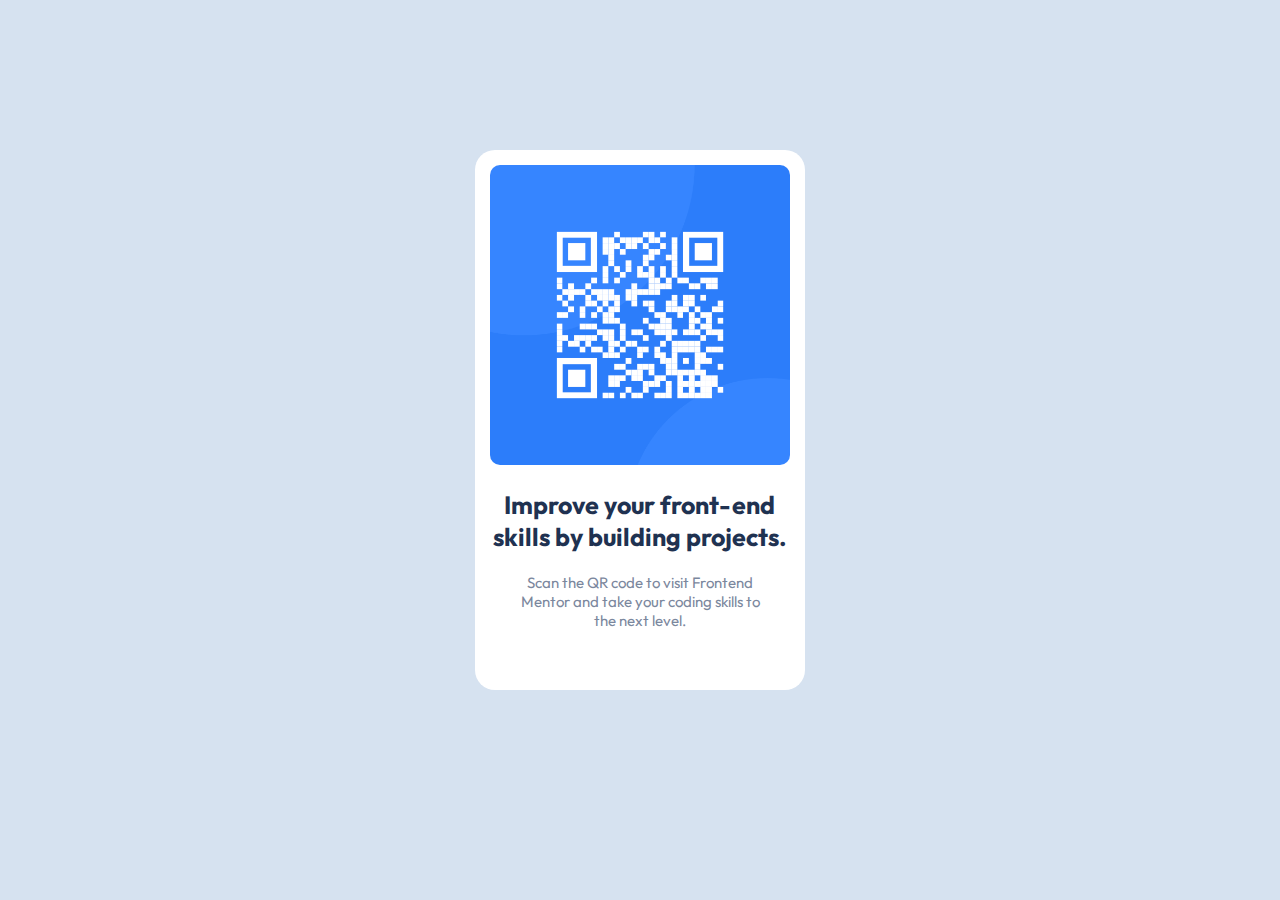
<file: index.html>
<!DOCTYPE html>
<html lang="en">
<head>
  <meta charset="UTF-8">
  <meta http-equiv="X-UA-Compatible" content="IE=edge">
  <meta name="viewport" content="width=device-width, initial-scale=1.0">
  <title>QR Code Component</title>
  <link rel="stylesheet" href="css/style.css">
  <link rel="shortcut icon" href="images/favicon-32x32.png" type="image/x-icon">
  <link rel="preconnect" href="https://fonts.googleapis.com">
  <link rel="preconnect" href="https://fonts.gstatic.com" crossorigin>
  <link href="https://fonts.googleapis.com/css2?family=Outfit:wght@400;700&display=swap" rel="stylesheet">
</head>
<body>
  <div class="qr-card">
    <div class="qr">
      <img src="/images/image-qr-code.png" alt="">
    </div>
    <h1 class="hero-text">
      Improve your front-end skills by building projects.
    </h1>
    <h3 class="sub-hero-text">
      Scan the QR code to visit Frontend Mentor and take your coding skills to the next level.
    </h3>
  </div>
</body>
</html>
</file>
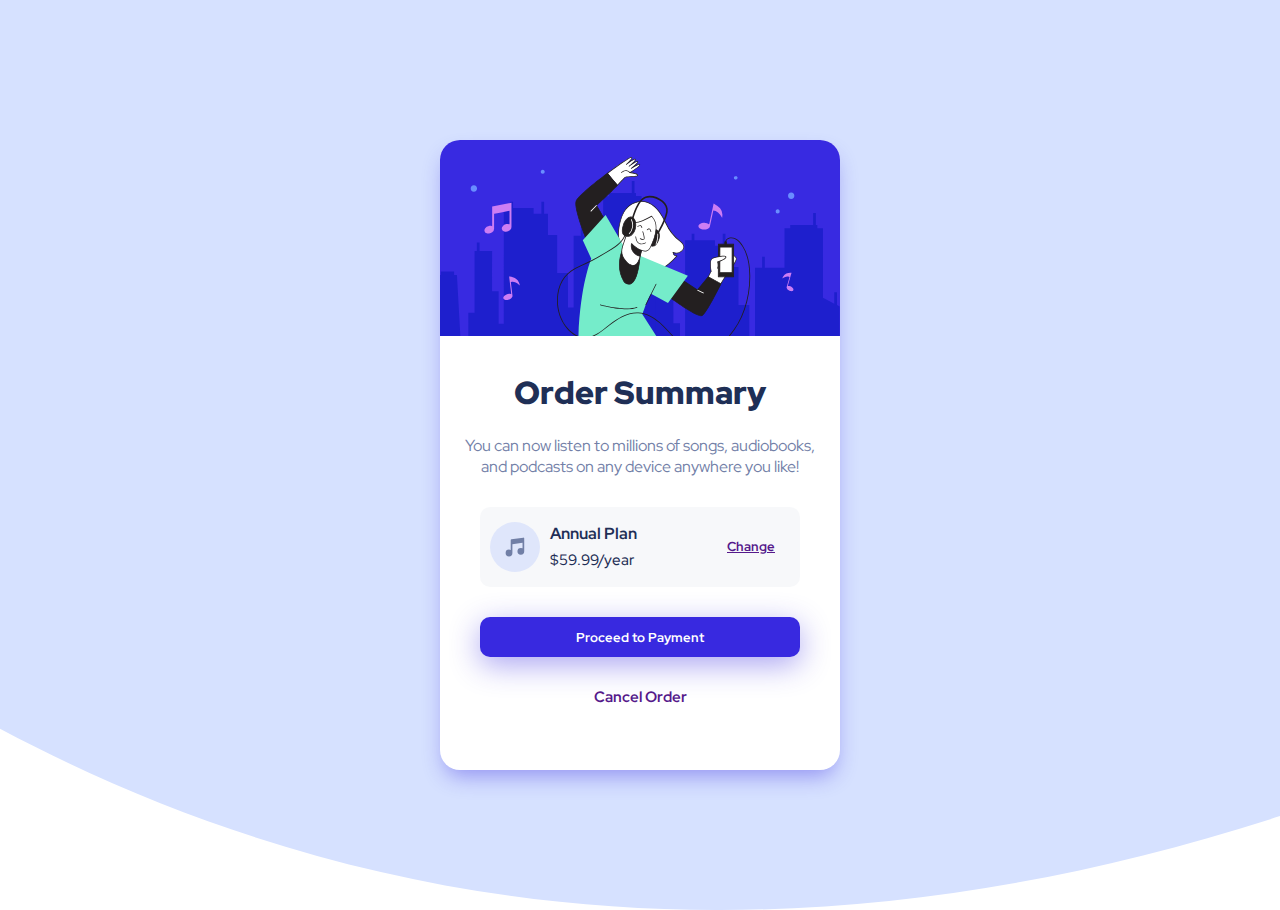
<file: Order Summary Component/index.html>
<!DOCTYPE html>
<html lang="en">
<head>
  <meta charset="UTF-8">
  <meta http-equiv="X-UA-Compatible" content="IE=edge">
  <meta name="viewport" content="width=device-width, initial-scale=1.0">
  <title>Order Summary Component</title>
  <link rel="shortcut icon" href="images/favicon-32x32.png" type="image/x-icon">
  <link rel="stylesheet" href="css/style.css">
  <link rel="preconnect" href="https://fonts.googleapis.com">
<link rel="preconnect" href="https://fonts.gstatic.com" crossorigin>
<link href="https://fonts.googleapis.com/css2?family=Red+Hat+Display:wght@500;700;900&display=swap" rel="stylesheet">
</head>
<body>

  <div class="order-card">
    <img src="images/illustration-hero.svg" alt="" class="jamming">
    <h1 class="order-heading">
      Order Summary
    </h1>
    <h2 class="order-heading-sub">
      You can now listen to millions of songs, audiobooks, and podcasts on any device anywhere you like!
    </h2>
    <div class="plan-details">
      <img src="images/icon-music.svg" alt="" class="music-icon">
      <div class="plan-price">
        <h3 class="plan-duration">
          Annual Plan
        </h3>
        <h3 class="price">
          $59.99/year
        </h3>
      </div>
      <a href="" class="change-plan">Change</a>
    </div>
<button class="proceed">Proceed to Payment</button>
<a href="" class="cancel-order">Cancel Order</a>

  </div>
  
</body>
</html>
</file>
<file: css/style.css>
body
{
    background-color: hsl(212, 45%, 89%);
    font-family: "Outfit", sans-serif;

}


.qr-card
{
    background-color: #FFFFFF;
    margin: 150px auto;
    text-align: center;
    width: 310px;
    height: 520px;
    padding: 10px;
    border-radius: 20px;
}

.qr img
{
    width: 300px;
    height: 300px;
    border-radius: 10px;
    margin: 5px auto 20px auto; 
}

.qr-card h1{
    width: 98%;
    margin: auto;
    font-weight: 700;
    font-size: 25px;
    color: hsl(218, 44%, 22%);
}

.qr-card h3
{
    font-weight: normal;
    color: hsl(220, 15%, 55%);
    width: 82%;
    margin: 20px auto;
    font-size: 15px;
    
}
</file>
<file: Order Summary Component/css/style.css>
body
{
    margin: 0;
    background-image: url(../images/pattern-background-desktop.svg);
    background-repeat: no-repeat;
    background-size: cover;
    font-family: "Red Hat Display", sans-serif;
}

.order-card
{
    background-color: #FFFFFF;
    height: 630px;
    width: 400px;
    margin: 140px auto;
    border-radius: 20px;
    box-shadow: 0 11px 21px -5px hsl(245deg 75% 52% / 42%);
}

.jamming
{
    width: 400px;
    border-radius: 20px 20px 0 0;
}

.order-heading
{
    text-align: center;
    font-weight: 900;
    margin-top: 30px;
    color: hsl(223, 47%, 23%);
}

.order-heading-sub
{
    text-align: center;
    font-weight: normal;
    font-size: 16px;
    width: 91%;
    margin: auto;
    color:  hsl(224, 23%, 55%);
}

.plan-details
{
    background-color: hsl(224, 23%, 55%, 6%);
    width: 320px;
    height: 80px;
    margin: 30px auto;
    border-radius: 10px;
    display: flex;   
}

.music-icon
{
    width: 50px;
    height: 50px;
    margin: auto 10px;
    float: left;
}

.plan-price
{
    display: inline-block;
}

.plan-duration
{
    font-size: 16px;
    position: relative;
    color: hsl(223, 47%, 23%);
}

.price
{
    font-weight: 500;
    font-size: 15px;
    color: hsl(223, 47%, 23%);
    position: relative;
    transform: translateY(-10px);

}

.change-plan
{
    position: relative;
    margin: auto 10px auto 90px;
    font-weight: 700;
    font-size: 13px;
}

.proceed
{
    display: block;
    margin: 30px auto;
    width: 320px;
    height: 40px;
    background-color: hsl(245, 75%, 52%);
    border-radius: 10px;
    color: #FFFFFF;
    font-weight: 700;
    font-family: "Red Hat Display", sans-serif;
    border: none;
    cursor: pointer;
    box-shadow: 0 8px 30px hsla(245, 75%, 52%, 0.42);
}

.proceed:hover
{
    box-shadow: 0 8px 30px hsla(245, 75%, 52%, 0.42);
    
}


.cancel-order
{
    margin: auto;
    font-family: "Red Hat Display", sans-serif;
    text-align: center;
    display: block;
    text-decoration: none;
    font-weight: 700;
    font-size: 15px;
}
</file>
